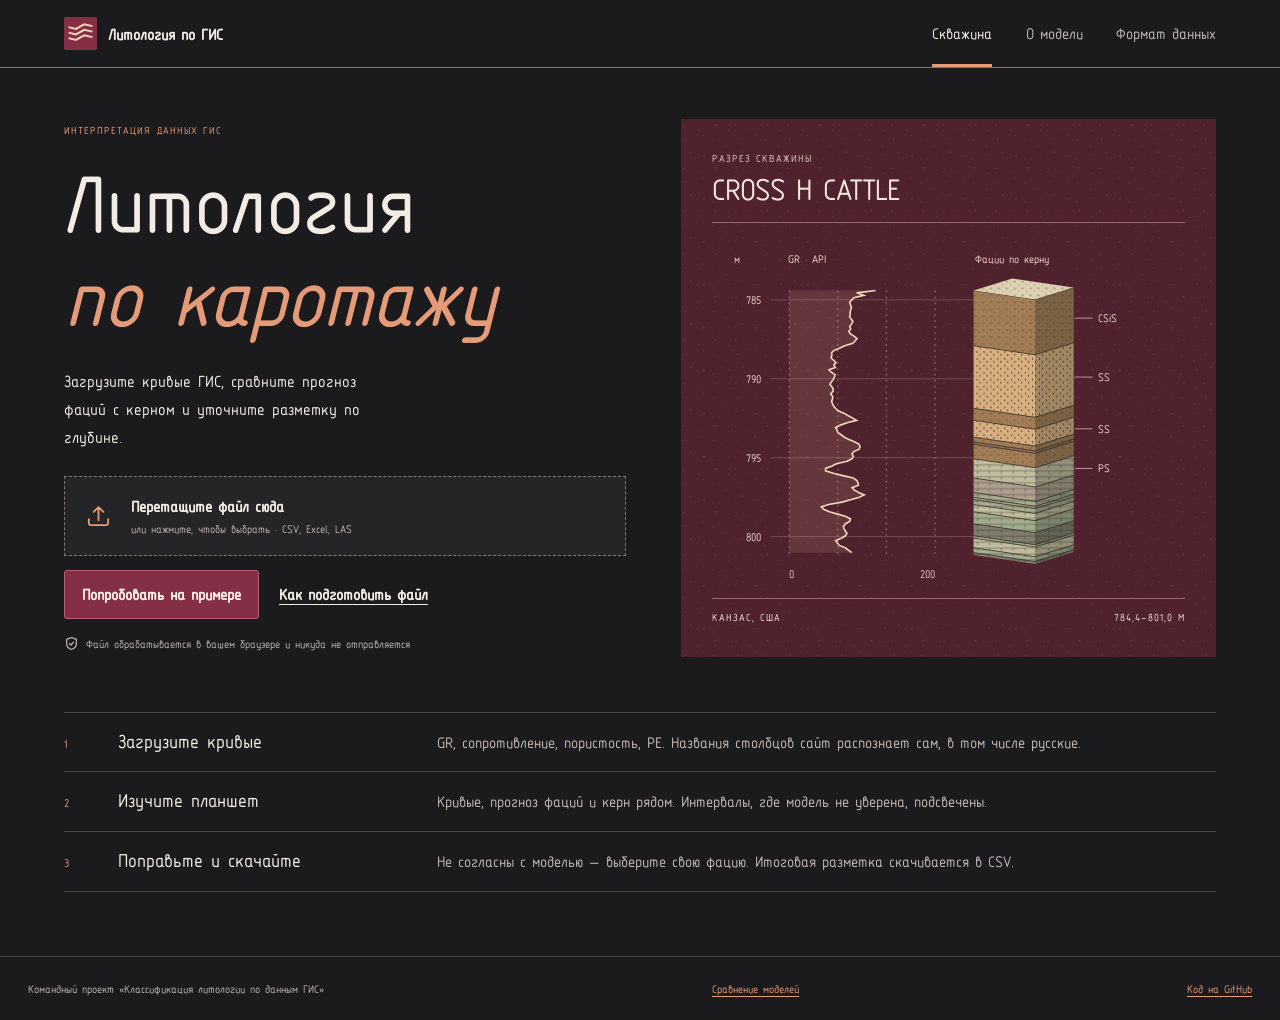
<file: docs/index.html>
<!doctype html>
<html lang="ru">
<head>
  <meta charset="utf-8">
  <meta name="viewport" content="width=device-width, initial-scale=1">
  <title>Литология по ГИС — фации скважины за секунды</title>
  <meta name="description" content="Загрузите каротаж скважины и получите планшет с прогнозом фаций, уверенностью модели и сомнительными интервалами. Данные обрабатываются в браузере.">
  <meta name="theme-color" content="#1b1b1d">
  <link rel="icon" href="assets/mark.svg" type="image/svg+xml">
  <link rel="preload" href="assets/fonts/OpenGOSTtypeB-Regular.ttf" as="font" type="font/ttf" crossorigin>
  <link rel="stylesheet" href="css/style.css?v=study1">
</head>
<body>
  <header class="nav">
    <a class="brand" href="./" aria-label="Литология по ГИС — на главную">
      <img src="assets/mark.svg" alt="" width="33" height="33">
      <span>Литология по ГИС</span>
    </a>
    <nav class="tabs" aria-label="Разделы">
      <button class="tab active" aria-current="page" data-view="analysis">Скважина</button>
      <button class="tab" data-view="model">О модели</button>
      <button class="tab" data-view="format">Формат данных</button>
    </nav>
  </header>

  <main>
    <!-- ================= СКВАЖИНА ================= -->
    <section class="view active" id="view-analysis">

      <div id="landing">

        <div class="hero">
          <p class="eyebrow">Интерпретация данных ГИС</p>
          <h1>Литология<br><em>по каротажу</em></h1>
          <p class="lead">Загрузите кривые ГИС, сравните прогноз фаций с керном и уточните разметку по глубине.</p>

          <div class="dropzone" id="dropzone" tabindex="0" role="button" aria-label="Загрузить файл скважины">
            <svg class="drop-icon" viewBox="0 0 48 48" width="44" height="44" aria-hidden="true">
              <path d="M24 32V10m0 0-8 8m8-8 8 8" fill="none" stroke="currentColor" stroke-width="3" stroke-linecap="round" stroke-linejoin="round"/>
              <path d="M8 30v6a4 4 0 0 0 4 4h24a4 4 0 0 0 4-4v-6" fill="none" stroke="currentColor" stroke-width="3" stroke-linecap="round"/>
            </svg>
            <div class="drop-title">Перетащите файл сюда</div>
            <div class="drop-sub">или нажмите, чтобы выбрать · CSV, Excel, LAS</div>
          </div>

          <div class="hero-actions">
            <button class="btn primary" id="try-example">Попробовать на примере</button>
            <button class="btn ghost" data-goto="format">Как подготовить файл</button>
          </div>
          <p class="privacy">
            <svg viewBox="0 0 20 20" width="15" height="15" aria-hidden="true"><path d="M10 2 3.5 4.5v5c0 4 2.7 7.2 6.5 8.5 3.8-1.3 6.5-4.5 6.5-8.5v-5L10 2Z" fill="none" stroke="currentColor" stroke-width="1.6" stroke-linejoin="round"/><path d="m7.3 10 2 2 3.5-3.8" fill="none" stroke="currentColor" stroke-width="1.6" stroke-linecap="round" stroke-linejoin="round"/></svg>
            Файл обрабатывается в вашем браузере и никуда не отправляется
          </p>
        </div>

        <figure class="plate">
          <figcaption><span>Разрез скважины</span><strong>CROSS H CATTLE</strong></figcaption>
          <svg xmlns="http://www.w3.org/2000/svg" viewBox="0 0 478 360" fill="none" role="img" aria-labelledby="section-title" font-size="13"><title id="section-title">Гамма-каротаж и колонка фаций по керну на глубинах от 784,4 до 801 метра</title><defs><pattern id="ticks" width="8" height="7" patternUnits="userSpaceOnUse"><path d="M0 1h3m2 3h1" stroke="#3a392a" opacity=".57" stroke-width=".8"/></pattern><pattern id="grains" width="7" height="7" patternUnits="userSpaceOnUse"><path d="M1 2h1m2 3h1" stroke="#382b22" stroke-width="1.4"/></pattern><pattern id="beds" width="12" height="6" patternUnits="userSpaceOnUse"><path d="M0 1h12M4 1v3" stroke="#343728" opacity=".56" stroke-width=".8"/></pattern></defs>
<path d="M78 59v267" stroke="#9b727c" stroke-dasharray="2 4"/>
<path d="M127 59v267" stroke="#9b727c" stroke-dasharray="2 4"/>
<path d="M176 59v267" stroke="#9b727c" stroke-dasharray="2 4"/>
<path d="M225 59v267" stroke="#9b727c" stroke-dasharray="2 4"/>
<path d="M59 68.5H366" stroke="#89606b" stroke-width=".65"/><text x="49" y="72.5" fill="#edd7ca" text-anchor="end">785</text>
<path d="M59 148.1H366" stroke="#89606b" stroke-width=".65"/><text x="49" y="152.1" fill="#edd7ca" text-anchor="end">790</text>
<path d="M59 227.8H366" stroke="#89606b" stroke-width=".65"/><text x="49" y="231.8" fill="#edd7ca" text-anchor="end">795</text>
<path d="M59 307.4H366" stroke="#89606b" stroke-width=".65"/><text x="49" y="311.4" fill="#edd7ca" text-anchor="end">800</text>
<g fill="#edd7ca"><text x="22" y="31">м</text><text x="77" y="31">GR · API</text><text x="265" y="31">Фации по керну</text></g>
<path d="M165.1,59.0 L146.0,61.4 L153.1,63.9 L143.3,66.3 L140.8,68.7 L138.9,71.1 L139.9,73.6 L140.7,76.0 L140.0,78.4 L139.4,80.8 L139.5,83.3 L138.8,85.7 L140.7,88.1 L142.2,90.6 L140.8,93.0 L138.9,95.4 L140.0,97.8 L138.1,100.3 L139.4,102.7 L143.2,105.1 L146.4,107.5 L144.3,110.0 L142.1,112.4 L133.9,114.8 L128.6,117.3 L122.8,119.7 L120.7,122.1 L121.0,124.5 L120.1,127.0 L122.7,129.4 L125.1,131.8 L123.0,134.2 L124.4,136.7 L118.0,139.1 L120.4,141.5 L124.1,144.0 L123.5,146.4 L122.4,148.8 L120.6,151.2 L119.0,153.7 L120.9,156.1 L122.3,158.5 L122.2,160.9 L119.6,163.4 L121.7,165.8 L121.8,168.2 L120.7,170.7 L121.5,173.1 L122.5,175.5 L124.6,177.9 L127.2,180.4 L133.1,182.8 L137.1,185.2 L141.7,187.6 L145.9,190.1 L136.3,192.5 L129.6,194.9 L124.7,197.4 L126.2,199.8 L126.9,202.2 L130.3,204.6 L133.6,207.1 L138.2,209.5 L144.2,211.9 L148.5,214.3 L149.4,216.8 L148.5,219.2 L143.1,221.6 L141.2,224.1 L142.7,226.5 L141.1,228.9 L136.4,231.3 L125.5,233.8 L121.2,236.2 L114.6,238.6 L114.6,241.0 L122.4,243.5 L132.1,245.9 L142.6,248.3 L146.2,250.8 L147.4,253.2 L147.8,255.6 L141.3,258.0 L143.7,260.5 L147.9,262.9 L153.6,265.3 L148.7,267.7 L139.8,270.2 L131.2,272.6 L117.6,275.0 L110.4,277.5 L112.7,279.9 L118.4,282.3 L126.8,284.7 L135.1,287.2 L139.8,289.6 L138.9,292.0 L134.8,294.4 L132.7,296.9 L133.1,299.3 L134.6,301.7 L136.2,304.2 L134.6,306.6 L130.6,309.0 L124.8,311.4 L126.6,313.9 L128.5,316.3 L134.5,318.7 L137.6,321.1 L141.1,323.6 H78 V59Z" fill="#e8b59b" opacity=".14"/><path d="M165.1,59.0 L146.0,61.4 L153.1,63.9 L143.3,66.3 L140.8,68.7 L138.9,71.1 L139.9,73.6 L140.7,76.0 L140.0,78.4 L139.4,80.8 L139.5,83.3 L138.8,85.7 L140.7,88.1 L142.2,90.6 L140.8,93.0 L138.9,95.4 L140.0,97.8 L138.1,100.3 L139.4,102.7 L143.2,105.1 L146.4,107.5 L144.3,110.0 L142.1,112.4 L133.9,114.8 L128.6,117.3 L122.8,119.7 L120.7,122.1 L121.0,124.5 L120.1,127.0 L122.7,129.4 L125.1,131.8 L123.0,134.2 L124.4,136.7 L118.0,139.1 L120.4,141.5 L124.1,144.0 L123.5,146.4 L122.4,148.8 L120.6,151.2 L119.0,153.7 L120.9,156.1 L122.3,158.5 L122.2,160.9 L119.6,163.4 L121.7,165.8 L121.8,168.2 L120.7,170.7 L121.5,173.1 L122.5,175.5 L124.6,177.9 L127.2,180.4 L133.1,182.8 L137.1,185.2 L141.7,187.6 L145.9,190.1 L136.3,192.5 L129.6,194.9 L124.7,197.4 L126.2,199.8 L126.9,202.2 L130.3,204.6 L133.6,207.1 L138.2,209.5 L144.2,211.9 L148.5,214.3 L149.4,216.8 L148.5,219.2 L143.1,221.6 L141.2,224.1 L142.7,226.5 L141.1,228.9 L136.4,231.3 L125.5,233.8 L121.2,236.2 L114.6,238.6 L114.6,241.0 L122.4,243.5 L132.1,245.9 L142.6,248.3 L146.2,250.8 L147.4,253.2 L147.8,255.6 L141.3,258.0 L143.7,260.5 L147.9,262.9 L153.6,265.3 L148.7,267.7 L139.8,270.2 L131.2,272.6 L117.6,275.0 L110.4,277.5 L112.7,279.9 L118.4,282.3 L126.8,284.7 L135.1,287.2 L139.8,289.6 L138.9,292.0 L134.8,294.4 L132.7,296.9 L133.1,299.3 L134.6,301.7 L136.2,304.2 L134.6,306.6 L130.6,309.0 L124.8,311.4 L126.6,313.9 L128.5,316.3 L134.5,318.7 L137.6,321.1 L141.1,323.6" stroke="#f2d7bb" stroke-width="1.65"/>
<path d="M264 59.00l62 9 39 -12v55.83l-39 12 -62 -9Z" fill="#a17c55"/><path d="M264 59.00l62 9 39 -12v55.83l-39 12 -62 -9Z" fill="url(#ticks)"/><path d="M264 59.00l62 9 39 -12" stroke="#3b382a" stroke-width=".8"/>
<path d="M366 86.9h18" stroke="#b79896"/><text x="390" y="90.9" fill="#f0decf">CSiS</text>
<path d="M264 114.83l62 9 39 -12v63.11l-39 12 -62 -9Z" fill="#d7ae80"/><path d="M264 114.83l62 9 39 -12v63.11l-39 12 -62 -9Z" fill="url(#grains)"/><path d="M264 114.83l62 9 39 -12" stroke="#3b382a" stroke-width=".8"/>
<path d="M366 146.4h18" stroke="#b79896"/><text x="390" y="150.4" fill="#f0decf">SS</text>
<path d="M264 177.94l62 9 39 -12v12.14l-39 12 -62 -9Z" fill="#a17c55"/><path d="M264 177.94l62 9 39 -12v12.14l-39 12 -62 -9Z" fill="url(#ticks)"/><path d="M264 177.94l62 9 39 -12" stroke="#3b382a" stroke-width=".8"/>
<path d="M264 190.07l62 9 39 -12v16.99l-39 12 -62 -9Z" fill="#d7ae80"/><path d="M264 190.07l62 9 39 -12v16.99l-39 12 -62 -9Z" fill="url(#grains)"/><path d="M264 190.07l62 9 39 -12" stroke="#3b382a" stroke-width=".8"/>
<path d="M366 198.6h18" stroke="#b79896"/><text x="390" y="202.6" fill="#f0decf">SS</text>
<path d="M264 207.06l62 9 39 -12v4.85l-39 12 -62 -9Z" fill="#a17c55"/><path d="M264 207.06l62 9 39 -12v4.85l-39 12 -62 -9Z" fill="url(#ticks)"/><path d="M264 207.06l62 9 39 -12" stroke="#3b382a" stroke-width=".8"/>
<path d="M264 211.92l62 9 39 -12v2.43l-39 12 -62 -9Z" fill="#967058"/><path d="M264 211.92l62 9 39 -12v2.43l-39 12 -62 -9Z" fill="url(#ticks)"/><path d="M264 211.92l62 9 39 -12" stroke="#3b382a" stroke-width=".8"/>
<path d="M264 214.35l62 9 39 -12v14.56l-39 12 -62 -9Z" fill="#a17c55"/><path d="M264 214.35l62 9 39 -12v14.56l-39 12 -62 -9Z" fill="url(#ticks)"/><path d="M264 214.35l62 9 39 -12" stroke="#3b382a" stroke-width=".8"/>
<path d="M264 228.91l62 9 39 -12v19.42l-39 12 -62 -9Z" fill="#c2bda0"/><path d="M264 228.91l62 9 39 -12v19.42l-39 12 -62 -9Z" fill="url(#beds)"/><path d="M264 228.91l62 9 39 -12" stroke="#3b382a" stroke-width=".8"/>
<path d="M366 238.6h18" stroke="#b79896"/><text x="390" y="242.6" fill="#f0decf">PS</text>
<path d="M264 248.33l62 9 39 -12v14.56l-39 12 -62 -9Z" fill="#aea090"/><path d="M264 248.33l62 9 39 -12v14.56l-39 12 -62 -9Z" fill="url(#beds)"/><path d="M264 248.33l62 9 39 -12" stroke="#3b382a" stroke-width=".8"/>
<path d="M264 262.89l62 9 39 -12v4.85l-39 12 -62 -9Z" fill="#a4ac90"/><path d="M264 262.89l62 9 39 -12v4.85l-39 12 -62 -9Z" fill="url(#beds)"/><path d="M264 262.89l62 9 39 -12" stroke="#3b382a" stroke-width=".8"/>
<path d="M264 267.75l62 9 39 -12v2.43l-39 12 -62 -9Z" fill="#aea090"/><path d="M264 267.75l62 9 39 -12v2.43l-39 12 -62 -9Z" fill="url(#beds)"/><path d="M264 267.75l62 9 39 -12" stroke="#3b382a" stroke-width=".8"/>
<path d="M264 270.17l62 9 39 -12v4.85l-39 12 -62 -9Z" fill="#a4ac90"/><path d="M264 270.17l62 9 39 -12v4.85l-39 12 -62 -9Z" fill="url(#beds)"/><path d="M264 270.17l62 9 39 -12" stroke="#3b382a" stroke-width=".8"/>
<path d="M264 275.03l62 9 39 -12v7.28l-39 12 -62 -9Z" fill="#c2bda0"/><path d="M264 275.03l62 9 39 -12v7.28l-39 12 -62 -9Z" fill="url(#beds)"/><path d="M264 275.03l62 9 39 -12" stroke="#3b382a" stroke-width=".8"/>
<path d="M264 282.31l62 9 39 -12v12.14l-39 12 -62 -9Z" fill="#a4ac90"/><path d="M264 282.31l62 9 39 -12v12.14l-39 12 -62 -9Z" fill="url(#beds)"/><path d="M264 282.31l62 9 39 -12" stroke="#3b382a" stroke-width=".8"/>
<path d="M264 294.45l62 9 39 -12v12.14l-39 12 -62 -9Z" fill="#807e6d"/><path d="M264 294.45l62 9 39 -12v12.14l-39 12 -62 -9Z" fill="url(#beds)"/><path d="M264 294.45l62 9 39 -12" stroke="#3b382a" stroke-width=".8"/>
<path d="M264 306.58l62 9 39 -12v2.43l-39 12 -62 -9Z" fill="#a4ac90"/><path d="M264 306.58l62 9 39 -12v2.43l-39 12 -62 -9Z" fill="url(#beds)"/><path d="M264 306.58l62 9 39 -12" stroke="#3b382a" stroke-width=".8"/>
<path d="M264 309.01l62 9 39 -12v9.71l-39 12 -62 -9Z" fill="#c2bda0"/><path d="M264 309.01l62 9 39 -12v9.71l-39 12 -62 -9Z" fill="url(#beds)"/><path d="M264 309.01l62 9 39 -12" stroke="#3b382a" stroke-width=".8"/>
<path d="M264 318.72l62 9 39 -12v4.85l-39 12 -62 -9Z" fill="#a4ac90"/><path d="M264 318.72l62 9 39 -12v4.85l-39 12 -62 -9Z" fill="url(#beds)"/><path d="M264 318.72l62 9 39 -12" stroke="#3b382a" stroke-width=".8"/>
<path d="M264 323.57l62 9 39 -12v2.43l-39 12 -62 -9Z" fill="#807e6d"/><path d="M264 323.57l62 9 39 -12v2.43l-39 12 -62 -9Z" fill="url(#beds)"/><path d="M264 323.57l62 9 39 -12" stroke="#3b382a" stroke-width=".8"/>
<path d="M264 59l39 -12 62 9 -39 12Z" fill="#ddd0b3"/><path d="M264 59l39 -12 62 9 -39 12Z" fill="url(#ticks)"/><path d="M326 68l39 -12v267l-39 12Z" fill="#20261d" opacity=".3"/>
<g fill="#dfc2ba"><text x="78" y="349">0</text><text x="225" y="349" text-anchor="end">200</text></g></svg>
          <div class="plate-foot"><span>Канзас, США</span><span>784,4–801,0 м</span></div>
        </figure>

        <ol class="steps">
          <li><span>1</span><h3>Загрузите кривые</h3><p>GR, сопротивление, пористость, PE. Названия столбцов сайт распознает сам, в том числе русские.</p></li>
          <li><span>2</span><h3>Изучите планшет</h3><p>Кривые, прогноз фаций и керн рядом. Интервалы, где модель не уверена, подсвечены.</p></li>
          <li><span>3</span><h3>Поправьте и скачайте</h3><p>Не согласны с моделью — выберите свою фацию. Итоговая разметка скачивается в CSV.</p></li>
        </ol>
      </div>

      <div id="workspace" hidden>
        <div class="ws-head">
          <div>
            <div class="ws-source" id="source"></div>
            <div class="chips" id="wells" role="tablist" aria-label="Скважины"></div>
          </div>
          <div class="ws-actions">
            <button class="btn ghost small" id="open-mapping">Столбцы и единицы</button>
            <button class="btn ghost small" id="new-file">Другой файл</button>
          </div>
        </div>
        <div id="notes"></div>

        <div class="metrics" id="metrics"></div>

        <div class="ws-grid">
          <div class="panel plot-panel">
            <div class="toolbar">
              <label class="slider">
                <span>Порог уверенности <output id="threshold-out">50%</output></span>
                <input type="range" id="threshold" min="0.3" max="0.9" step="0.01" value="0.5">
              </label>
              <span class="toolbar-hint"><i class="swatch-doubt"></i>ниже порога — сомнительно</span>
              <button aria-label="Как читать планшет" class="help-btn" id="open-guide" type="button"><b>?</b><span>Как читать планшет</span></button>
              <div class="zoom" role="group" aria-label="Масштаб по глубине">
                <button class="icon-btn" id="zoom-out" aria-label="Мельче">−</button>
                <span>масштаб</span>
                <button class="icon-btn" id="zoom-in" aria-label="Крупнее">+</button>
              </div>
            </div>
            <div class="plot" id="plot"></div>
          </div>

          <aside class="side">
            <div class="panel">
              <h3>Состав разреза</h3>
              <p class="muted small">Доля каждой фации в прогнозе</p>
              <ul class="composition" id="composition"></ul>
            </div>
          </aside>
        </div>

        <section class="panel" id="intervals-panel">
          <div class="panel-head">
            <div>
              <h2>Интервалы</h2>
              <p class="muted">Подряд идущие точки замера с одной фацией объединены в интервал. Красная метка слева — средняя уверенность модели по интервалу ниже порога. Нажмите на строку, чтобы найти интервал на планшете; не согласны с моделью — выберите фацию в столбце «Решение геолога».</p>
            </div>
            <div class="panel-actions">
              <button class="btn primary small" id="download-depth">Скачать результат</button>
              <button class="btn ghost small" id="download-intervals">Скачать интервалы</button>
            </div>
          </div>
          <div class="chips" id="interval-filter"></div>
          <div class="table-wrap">
            <table class="intervals">
              <thead><tr><th id="th-top">Кровля</th><th id="th-bottom">Подошва</th><th>Мощность</th><th>Прогноз</th><th>Средняя уверенность</th><th>Решение геолога</th></tr></thead>
              <tbody id="intervals"></tbody>
            </table>
          </div>
        </section>

        <section class="panel" id="compare-panel" hidden>
          <div class="panel-head"><div>
            <h2>Сравнение с керном</h2>
            <p class="muted">Строки — фация по керну, столбцы — прогноз. В клетке — число точек замера; чем она ярче, тем больше доля от всех точек этой фации. Диагональ — совпадения.</p>
          </div></div>
          <div class="matrix" id="compare-matrix"></div>
        </section>
      </div>
    </section>

    <!-- ================= О МОДЕЛИ ================= -->
    <section class="view" id="view-model">
      <div class="page-head">
        <p class="eyebrow">О модели</p>
        <h1>Насколько ей можно доверять</h1>
        <p class="lead" id="model-lead"></p>
        <div class="model-links">
          <a href="research/">Сравнение пяти моделей и разбор песчаника</a>
          <a href="https://github.com/xarebovdavid/well-log-facies-web/blob/main/research/README.md">Отчёт по скважинам и фациям</a>
        </div>
      </div>
      <div class="metrics" id="model-metrics"></div>
      <div class="two-col">
        <section class="panel">
          <h2>Какие фации модель путает</h2>
          <p class="muted">Проверка на скважинах, которых модель не видела. Строки — керн, столбцы — прогноз, в клетке — число точек замера.</p>
          <div class="matrix" id="model-matrix"></div>
        </section>
        <section class="panel">
          <h2>Какие кривые важнее</h2>
          <p class="muted">Вклад каждой кривой в решение модели.</p>
          <ul class="bars" id="model-importance"></ul>
        </section>
      </div>
      <section class="panel">
        <h2>Как хорошо находится каждая фация</h2>
        <p class="muted">Доля точек замера каждой фации, которые модель определила верно (на проверочных скважинах).</p>
        <ul class="bars recall" id="model-recall"></ul>
      </section>
      <section class="panel">
        <h2>Можно ли верить уверенности модели</h2>
        <p class="muted" id="calibration-lead"></p>
        <div class="calibration" id="calibration"></div>
      </section>
      <section class="panel prose">
        <h2>Как это устроено</h2>
        <p>Модель — градиентный бустинг <b>CatBoost</b> (500 деревьев глубины 4). Она обучена на размеченных по керну скважинах месторождения Hugoton–Panoma (Канзас) и для каждой глубины оценивает вероятность девяти фаций. Глубины в этом датасете записаны в футах, шаг замера — полфута. На планшете и в выгрузке глубина приведена к метрам (шаг 0,1524 м).</p>
        <p>Мы разделили скважины <b>целиком</b>. Все замеры одной скважины попадают в одну группу. Две проверочные скважины уже использовались в предыдущих опытах команды.</p>
        <p>Расчёт идёт прямо в браузере: деревья модели выгружены в файл, а результат сверен с исходной моделью на Python на всех точках замера датасета.</p>
      </section>
    </section>

    <!-- ================= ФОРМАТ ДАННЫХ ================= -->
    <section class="view" id="view-format">
      <div class="page-head">
        <p class="eyebrow">Формат данных</p>
        <h1>Как подготовить файл</h1>
        <p class="lead">Таблица, где одна строка — одна глубина. Подойдут CSV, Excel и LAS. Названия столбцов могут отличаться: сайт узнает их сам, а если не узнает — предложит выбрать.</p>
      </div>
      <section class="panel format-groups" id="format-fields"></section>
      <div class="two-col">
        <section class="panel prose">
          <h2>Про сам файл</h2>
          <ul>
            <li>В одном файле может быть несколько скважин — тогда нужен столбец с названием скважины.</li>
            <li>CSV с разделителем <code>;</code> и десятичной запятой читается как есть, в кодировках UTF-8 и Windows-1251.</li>
            <li>Строки, где в кривых есть пропуски, в расчёт не попадают — сайт сообщит, сколько их.</li>
          </ul>
        </section>
        <section class="panel prose">
          <h2>Шаблон</h2>
          <p>Скачайте пример правильно оформленного файла и замените значения своими.</p>
          <a class="btn primary" href="data/template.csv" download="шаблон_скважины.csv">Скачать шаблон CSV</a>
        </section>
      </div>
    </section>
  </main>

  <footer class="footer">
    <span>Командный проект «Классификация литологии по данным ГИС»</span>
    <a href="research/">Сравнение моделей</a>
    <a href="https://github.com/xarebovdavid/well-log-facies-web" target="_blank" rel="noopener">Код на GitHub</a>
  </footer>

  <!-- Сопоставление столбцов -->
  <dialog id="mapping">
    <form method="dialog" class="dialog">
      <h2>Столбцы и единицы</h2>
      <p class="muted" id="mapping-status"></p>
      <div class="mapping-grid" id="mapping-fields"></div>
      <label class="check"><input type="checkbox" id="mapping-log"> Сопротивление дано в Ом·м — взять log₁₀</label>
      <label class="check">Глубина записана в
        <select id="mapping-unit"><option value="м">метрах</option><option value="фут">футах</option></select>
      </label>
      <div class="dialog-actions">
        <button class="btn ghost" value="cancel">Отмена</button>
        <button class="btn primary" id="mapping-apply" value="apply">Применить</button>
      </div>
    </form>
  </dialog>

  <!-- Как читать планшет -->
  <dialog id="guide">
    <form method="dialog" class="dialog">
      <h2>Как читать планшет</h2>
      <dl class="guide">
        <div><dt>Уверенность модели</dt>
          <dd>Это не каротажная кривая, а результат расчёта. Для каждой точки замера модель оценивает вероятность всех девяти фаций и выбирает самую вероятную. Уверенность — вероятность, которую она дала выбранной фации. На планшете это оранжевый трек справа от кривых.</dd></div>
        <div><dt>Порог уверенности</dt>
          <dd>Граница, которую вы задаёте ползунком. Всё, что ниже неё, считается сомнительным. Изначально стоит 50%: ниже этого значения модель сама даёт своему ответу меньше половины. <span id="guide-threshold"></span></dd></div>
        <div><dt>Сомнительные точки и интервалы</dt>
          <dd>Точка замера сомнительна, если уверенность в ней ниже порога, — на планшете такие места подсвечены красным. Интервал в таблице сомнителен, если ниже порога средняя уверенность по его точкам.</dd></div>
        <div><dt>Средняя уверенность</dt>
          <dd>Среднее значение уверенности по всем точкам замера скважины. Если оно низкое, стоит проверить данные: возможно, разрез не похож на скважины, на которых модель училась.</dd></div>
        <div><dt>Чему уверенность не равна</dt>
          <dd>Это не вероятность того, что прогноз верен. <span id="guide-caveat"></span> Порог помогает найти места с грубыми ошибками, но не гарантирует, что остальное определено правильно.</dd></div>
        <div><dt>Пунктир на треке пористости</dt>
          <dd>На треке две кривые. Сплошная — PHIND, средняя нейтронно-плотностная пористость. Пунктир — ΔPHI, разница нейтронной и плотностной пористости.</dd></div>
        <div><dt>Колонки справа</dt>
          <dd>«Прогноз» — фации по модели. «Керн» — фации из вашего файла, если они в нём есть. «Итог» появляется после ваших правок в таблице интервалов.</dd></div>
      </dl>
      <div class="dialog-actions"><button class="btn primary">Понятно</button></div>
    </form>
  </dialog>

  <div class="drag-veil" id="drag-veil" aria-hidden="true"><div>Отпустите файл, чтобы загрузить</div></div>
  <div class="tip" id="tip" role="status" aria-live="off"></div>
  <div class="toasts" id="toasts" aria-live="polite"></div>
  <div class="loader" role="status"><i></i>Загружаю модель и данные…</div>
  <input type="file" id="file" accept=".csv,.txt,.xlsx,.xls,.las" hidden>

  <script type="module" src="js/app.js?v=study1"></script>
</body>
</html>
</file>
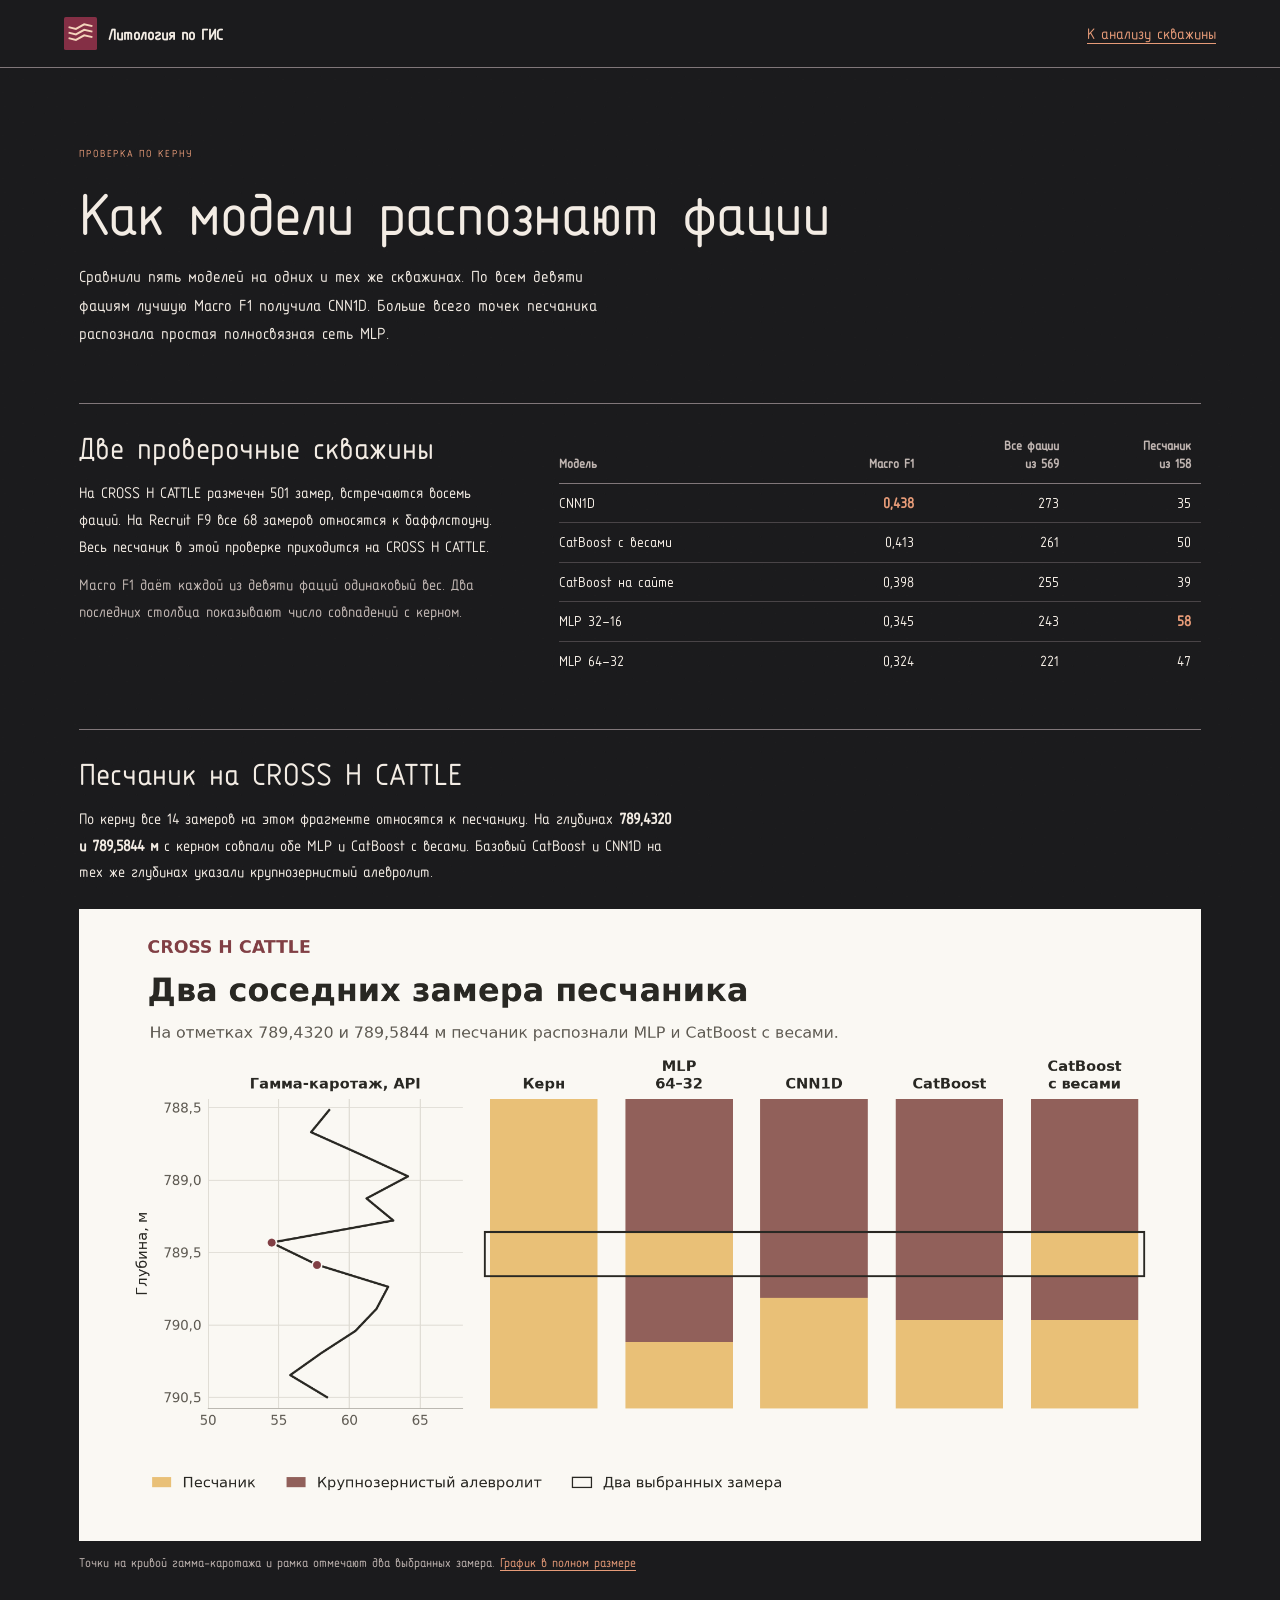
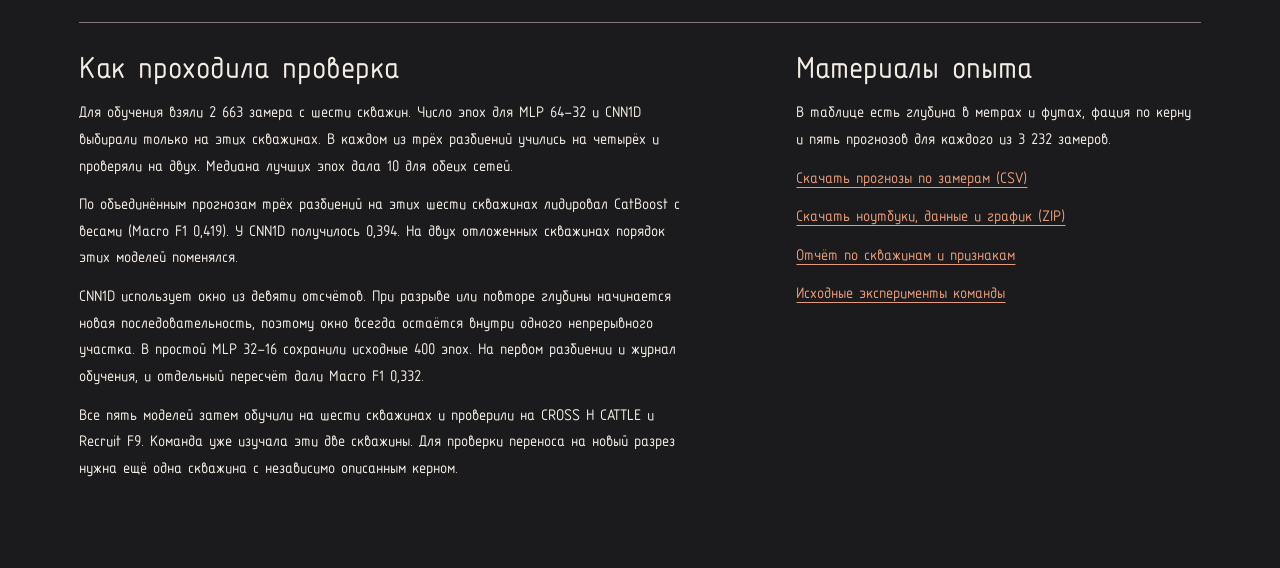
<file: docs/research/index.html>
<!doctype html>
<html lang="ru">
<head>
  <meta charset="utf-8">
  <meta name="viewport" content="width=device-width, initial-scale=1">
  <meta name="theme-color" content="#1b1b1d">
  <meta name="description" content="Как пять моделей определяют фации на двух скважинах. Результаты по керну, разбор песчаника по глубине и прогнозы для каждого замера.">
  <title>Сравнение моделей по керну · Литология по ГИС</title>
  <link rel="icon" href="../assets/mark.svg" type="image/svg+xml">
  <link rel="preload" href="../assets/fonts/OpenGOSTtypeB-Regular.ttf" as="font" type="font/ttf" crossorigin>
  <link rel="stylesheet" href="../css/style.css?v=study1">
</head>
<body>
  <header class="nav">
    <a class="brand" href="../" aria-label="Литология по ГИС, на главную">
      <img src="../assets/mark.svg" alt="" width="33" height="33">
      <span>Литология по ГИС</span>
    </a>
    <a href="../">К анализу скважины</a>
  </header>
  <main class="study">
    <header class="page-head">
      <p class="eyebrow">Проверка по керну</p>
      <h1>Как модели распознают фации</h1>
      <p class="lead">Сравнили пять моделей на одних и тех же скважинах. По всем девяти фациям лучшую Macro F1 получила CNN1D. Больше всего точек песчаника распознала простая полносвязная сеть MLP.</p>
    </header>

    <section class="panel study-result" aria-labelledby="results">
      <div class="prose">
        <h2 id="results">Две проверочные скважины</h2>
        <p>На CROSS H CATTLE размечен 501 замер, встречаются восемь фаций. На Recruit F9 все 68 замеров относятся к баффлстоуну. Весь песчаник в этой проверке приходится на CROSS H CATTLE.</p>
        <p class="muted">Macro F1 даёт каждой из девяти фаций одинаковый вес. Два последних столбца показывают число совпадений с керном.</p>
      </div>
      <table class="study-table" aria-label="Результаты пяти моделей на 569 замерах двух проверочных скважин">
        <thead><tr><th scope="col">Модель</th><th scope="col">Macro F1</th><th scope="col">Все фации<br>из 569</th><th scope="col">Песчаник<br>из 158</th></tr></thead>
        <tbody>
          <tr><th scope="row">CNN1D</th><td><strong>0,438</strong></td><td>273</td><td>35</td></tr>
          <tr><th scope="row">CatBoost с весами</th><td>0,413</td><td>261</td><td>50</td></tr>
          <tr><th scope="row">CatBoost на сайте</th><td>0,398</td><td>255</td><td>39</td></tr>
          <tr><th scope="row">MLP 32–16</th><td>0,345</td><td>243</td><td><strong>58</strong></td></tr>
          <tr><th scope="row">MLP 64–32</th><td>0,324</td><td>221</td><td>47</td></tr>
        </tbody>
      </table>
    </section>

    <section class="panel prose study-case" aria-labelledby="sandstone">
      <h2 id="sandstone">Песчаник на CROSS H CATTLE</h2>
      <p>По керну все 14 замеров на этом фрагменте относятся к песчанику. На глубинах <strong>789,4320 и 789,5844 м</strong> с керном совпали обе MLP и CatBoost с весами. Базовый CatBoost и CNN1D на тех же глубинах указали крупнозернистый алевролит.</p>
      <figure>
        <a href="sandstone.png" aria-label="Открыть график CROSS H CATTLE в полном размере">
          <img src="sandstone.png" width="2006" height="1130" loading="lazy" alt="Слева гамма-каротаж по глубине, справа керн и четыре прогноза. В рамке на двух соседних глубинах MLP 64–32 и CatBoost с весами совпадают с керном.">
        </a>
        <figcaption>Точки на кривой гамма-каротажа и рамка отмечают два выбранных замера. <a href="sandstone.png">График в полном размере</a></figcaption>
      </figure>
    </section>

    <section class="panel study-method" aria-labelledby="protocol">
      <div class="prose">
        <h2 id="protocol">Как проходила проверка</h2>
        <p>Для обучения взяли 2 663 замера с шести скважин. Число эпох для MLP 64–32 и CNN1D выбирали только на этих скважинах. В каждом из трёх разбиений учились на четырёх и проверяли на двух. Медиана лучших эпох дала 10 для обеих сетей.</p>
        <p>По объединённым прогнозам трёх разбиений на этих шести скважинах лидировал CatBoost с весами (Macro F1 0,419). У CNN1D получилось 0,394. На двух отложенных скважинах порядок этих моделей поменялся.</p>
        <p>CNN1D использует окно из девяти отсчётов. При разрыве или повторе глубины начинается новая последовательность, поэтому окно всегда остаётся внутри одного непрерывного участка. В простой MLP 32–16 сохранили исходные 400 эпох. На первом разбиении и журнал обучения, и отдельный пересчёт дали Macro F1 0,332.</p>
        <p>Все пять моделей затем обучили на шести скважинах и проверили на CROSS H CATTLE и Recruit F9. Команда уже изучала эти две скважины. Для проверки переноса на новый разрез нужна ещё одна скважина с независимо описанным керном.</p>
      </div>
      <div class="prose study-files">
        <h2>Материалы опыта</h2>
        <p>В таблице есть глубина в метрах и футах, фация по керну и пять прогнозов для каждого из 3 232 замеров.</p>
        <a href="predictions.csv" download>Скачать прогнозы по замерам (CSV)</a>
        <a href="facies-study.zip" download>Скачать ноутбуки, данные и график (ZIP)</a>
        <a href="https://github.com/xarebovdavid/well-log-facies-web/blob/main/research/README.md">Отчёт по скважинам и признакам</a>
        <a href="https://github.com/denfom4/-------mlt">Исходные эксперименты команды</a>
      </div>
    </section>
  </main>
</body>
</html>
</file>
<file: docs/css/style.css>
/* OpenGOST v0.7 — https://github.com/ingenium-am/open-gost-arm/releases/tag/v0.7 */
@font-face {
  font-family: "OpenGOST";
  src: url("../assets/fonts/OpenGOSTtypeB-Regular.ttf") format("truetype");
  font-style: normal;
  font-weight: 400;
  font-display: swap;
}
:root {
  color-scheme: dark;
  --bg: #1b1b1d; --surface: #252426; --surface-2: #302d30; --surface-3: #403b3d;
  --line: #494447; --line-strong: #81777a; --text: #f3ece4; --muted: #c1b6b2;
  --accent: #e69b78; --burgundy: #842f45; --plate: #50222e;
  --good: #acc4ab; --warn: #ffa09e;
  --c-gr: #a2c79f; --c-ild: #df9e88; --c-phi: #9ac1d2; --c-dphi: #dedfbd; --c-pe: #d3b695; --c-conf: #dfa572;
  --nav-h: 68px; --toolbar-h: 60px; --radius: 3px;
  --ease: cubic-bezier(.2,.75,.25,1);
  --font: "OpenGOST", Arial, sans-serif;
}
* { box-sizing: border-box; }
html { scroll-padding-top: calc(var(--nav-h) + 12px); }
body { margin: 0; color: var(--text); background: var(--bg); font: 400 18px/1.48 var(--font); min-height: 100vh; display: flex; flex-direction: column; }
body.busy { cursor: progress; }
body::before { content: ""; position: fixed; inset: 0; z-index: -1; pointer-events: none; background: url("../assets/paper.svg"); opacity: .11; }
main { width: min(100%, 1432px); margin: 0 auto; padding: 0 clamp(20px,5vw,80px) 64px; flex: 1; }
h1,h2,h3,p { margin: 0; }
h1,h2 { font-family: var(--font); font-weight: 400; }
h1 { font-size: clamp(3.8rem,7.5vw,7.2rem); line-height: .97; letter-spacing: -.015em; }
h1 em { color: var(--accent); font-weight: 400; }
h2 { font-size: clamp(1.65rem,2.8vw,2.45rem); line-height: 1.1; letter-spacing: 0; }
h3 { font-size: 1.1rem; line-height: 1.3; }
a { color: var(--accent); text-underline-offset: .2em; }
button,select,input { font: inherit; }
[hidden] { display: none !important; }
:focus-visible { outline: 2px solid var(--accent); outline-offset: 3px; }
code,.mono { font-family: var(--font); font-variant-numeric: tabular-nums; }
code { background: var(--surface-2); padding: .1em .3em; font-size: .88em; }
.small { font-size: .85rem; }
.muted { color: var(--muted); }
.eyebrow,.plate-foot,.plate figcaption span { font: 500 .72rem/1.5 var(--font); text-transform: uppercase; letter-spacing: .09em; }
.eyebrow { color: var(--accent); }
.lead { max-width: 58ch; font-size: clamp(1rem,1.45vw,1.22rem); line-height: 1.52; }
.nav { position: sticky; top: 0; z-index: 30; min-height: var(--nav-h); display: flex; justify-content: space-between; align-items: center; padding: 0 max(5vw,calc((100vw - 1290px)/2)); border-bottom: 1px solid var(--line-strong); background: var(--bg); }
.brand { display: inline-flex; gap: .7rem; align-items: center; font: 600 1.14rem var(--font); text-decoration: none; color: var(--text); }
.tabs { display: flex; align-self: stretch; gap: clamp(12px,2.6vw,40px); }
.tab { border: 0; padding: 0; background: transparent; font-weight: 550; color: var(--muted); position: relative; cursor: pointer; }
.tab::after { content: ""; position: absolute; height: 3px; bottom: 0; left: 0; right: 0; background: var(--accent); transform: scaleX(0); transform-origin: left; transition: transform .24s var(--ease); }
.tab.active,.tab:hover { color: var(--text); }
.tab.active::after,.tab:hover::after { transform: scaleX(1); }
.btn,.icon-btn { display: inline-flex; align-items: center; justify-content: center; gap: 8px; font-weight: 600; text-decoration: none; cursor: pointer; }
.btn { padding: 12px 17px; line-height: 1.3; border-radius: 3px; border: 1px solid var(--line-strong); }
.btn.primary { background: var(--burgundy); color: #fff3e9; border-color: #b66273; }
.btn.primary:hover { background: #96384e; }
.btn.ghost,.icon-btn { background: transparent; color: var(--text); }
.btn.ghost:hover { background: var(--surface-2); }
.btn.small { font-size: .85rem; padding: 9px 13px; }
.btn:disabled { opacity: .5; cursor: default; }
.icon-btn { border: 1px solid var(--line-strong); border-radius: 2px; width: 32px; height: 32px; }
.view { display: none; }
.view.active { display: block; }
.view.entered.active { animation: fade .22s var(--ease); }
@keyframes fade { from { opacity: 0; } to { opacity: 1; } }
#landing { display: grid; grid-template-columns: minmax(0,1.05fr) minmax(0,1fr); gap: clamp(26px,4.3vw,66px); padding-top: clamp(28px,4vw,65px); align-items: center; }
.hero { min-width: 0; }
.hero h1 { margin: .17em 0 .26em; }
.hero .lead { max-width: 40ch; }
.dropzone { margin-top: 24px; display: grid; grid-template-columns: 32px 1fr; column-gap: 15px; padding: 16px 19px; border: 1px dashed var(--line-strong); background: var(--surface); cursor: pointer; }
.dropzone:hover,.dropzone:focus-visible { border-color: var(--accent); background: #332c2c; }
.drop-icon { align-self: center; grid-row: span 2; width: 29px; height: 29px; color: var(--accent); }
.drop-title { font-weight: 650; }
.drop-sub,.privacy { font-size: .82rem; color: var(--muted); }
.hero-actions,.panel-actions,.ws-actions { display: flex; flex-wrap: wrap; align-items: center; gap: 10px; }
.hero-actions { margin-top: 14px; }
.hero-actions .ghost { border-color: transparent; padding-inline: 9px; text-decoration: underline; text-underline-offset: 4px; }
.privacy { display: flex; align-items: center; gap: 7px; margin-top: 15px; }
.privacy svg { flex: none; }
.plate { margin: 0; --plate-ink: #f5e7de; background: var(--plate) url("../assets/paper.svg"); color: var(--plate-ink); padding: clamp(17px,2.4vw,35px); overflow: hidden; }
.plate figcaption { display: grid; gap: 3px; border-bottom: 1px solid #986674; padding-bottom: 12px; }
.plate figcaption span { color: #e1c9c5; }
.plate figcaption strong { font: 400 clamp(1.4rem,2.7vw,2.6rem)/1.15 var(--font); letter-spacing: -.025em; }
.plate > svg { display: block; width: 100%; height: auto; margin: 9px auto; }
@media (hover:hover) and (pointer:fine) and (prefers-reduced-motion:no-preference) {
  .plate > svg { transform: translate3d(var(--dx,0px),var(--dy,0px),0); transition: transform .42s var(--ease); }
}
.plate-foot { display: flex; justify-content: space-between; gap: 12px; border-top: 1px solid #986674; padding-top: 10px; }
.steps { grid-column: 1/-1; list-style: none; margin: 0; padding: 0; border-bottom: 1px solid var(--line); }
.steps li { display: grid; grid-template-columns: 2.4rem minmax(180px,.7fr) minmax(0,1.8fr); align-items: baseline; gap: 16px; padding: 16px 0; border-top: 1px solid var(--line); }
.steps li span { font: .83rem var(--font); color: var(--accent); }
.steps h3 { font: 400 1.4rem var(--font); }
.steps p { color: var(--muted); }
.page-head { display: grid; gap: 16px; padding: clamp(35px,6vw,82px) 0 32px; }
.page-head h1 { font-size: clamp(2.5rem,5.5vw,5.2rem); }
.model-links { display: flex; flex-wrap: wrap; gap: .55rem 1.8rem; }
.study { max-width: 1250px; }
.study .page-head { max-width: 970px; }
.study .lead { max-width: 69ch; }
.study-result,.study-method {
  display: grid; grid-template-columns: minmax(0, .9fr) minmax(0, 1.35fr);
  align-items: start; gap: clamp(24px, 4vw, 64px);
}
.study-method { grid-template-columns: minmax(0, 1.4fr) minmax(0, .85fr); }
.study .study-table { font-size: 1.05rem; font-variant-numeric: tabular-nums; }
.study-table th,.study-table td {
  padding: .55rem .65rem; line-height: 1.25; text-align: right; white-space: normal;
}
.study-table th { position: static; background: transparent; color: var(--text); letter-spacing: 0; }
.study-table thead th { color: var(--muted); font-size: .93rem; vertical-align: bottom; }
.study-table tbody th { font-size: inherit; font-weight: 400; border-bottom: 1px solid var(--line); }
.study-table tr > :first-child { text-align: left; padding-left: 0; }
.study-table tbody tr:last-child th { border: 0; }
.study-table strong { color: var(--accent); }
.study-case figure { margin: .75rem 0 0; }
.study-case figure img { display: block; width: 100%; height: auto; }
.study-case figcaption { color: var(--muted); font-size: .95rem; margin-top: .65rem; }
.study-files a { justify-self: start; }
@media (max-width: 780px) {
  .study-result,.study-method { grid-template-columns: minmax(0, 1fr); }
  .study .study-table { font-size: 1rem; }
  .study-table th,.study-table td { padding-inline: .35rem; }
}
.two-col { display: grid; grid-template-columns: 1fr 1fr; gap: 28px; }
.panel { margin-top: 24px; padding: 24px 0; border-top: 1px solid var(--line-strong); min-width: 0; }
.panel > h2 + .muted,.panel > h3 + .muted { margin-top: .6rem; }
.panel-head { display: flex; justify-content: space-between; gap: 20px; flex-wrap: wrap; align-items: flex-start; margin-bottom: 16px; }
.panel-head .muted { margin-top: 8px; max-width: 72ch; }
.prose { display: grid; gap: 12px; align-content: start; }
.prose p,.prose li { max-width: 86ch; }
.prose ul { margin: 0; padding-left: 20px; display: grid; gap: 8px; }
.prose .btn { justify-self: start; }


.ws-head { display: flex; justify-content: space-between; align-items: flex-end; gap: 16px; flex-wrap: wrap; padding: 32px 0 4px; }
.ws-actions { display: flex; gap: 8px; flex-wrap: wrap; }
.ws-source { font-size: 1.35rem; font-weight: 800; letter-spacing: -0.02em; }
.chips { display: flex; gap: 8px; flex-wrap: wrap; margin-top: 12px; }
.chip {
  display: inline-flex; align-items: center; gap: 8px; padding: 7px 14px;
  border-radius: 3px; border: 1px solid var(--line-strong);
  font: 600 0.87rem var(--font); color: var(--muted); background: rgba(255, 255, 255, 0.03); cursor: pointer;
  transition: color 0.2s, background 0.2s, border-color 0.2s, transform 0.15s;
}
.chip:hover { color: var(--text); border-color: rgba(190, 183, 181, 0.5); }
.chip:active { transform: scale(0.96); }
.chip.active { color: var(--text); border-color: #bf7e8a; background: #542a35; }
.chip small { font: 600 0.75rem var(--font); color: var(--muted); }
.note { margin-top: 10px; padding: 10px 14px; border-radius: 3px; font-size: 0.9rem; color: #CFE0FF; background: rgba(90, 169, 255, 0.1); border: 1px solid rgba(90, 169, 255, 0.24); animation: fade 0.4s var(--ease); }

.metrics { display: grid; grid-template-columns: repeat(auto-fit, minmax(180px, 1fr)); gap: 14px; margin-top: 20px; }
.metric {
  padding: 18px 20px; border-radius: var(--radius); border: 1px solid var(--line);
  background: transparent;

}
.metric-label { font-size: 0.82rem; font-weight: 600; color: var(--muted); }
.metric-value { margin-top: 4px; font: 600 1.9rem/1.15 var(--font); letter-spacing: -0.03em; font-variant-numeric: tabular-nums; }
.metric-sub { margin-top: 4px; font-size: 0.8rem; color: var(--muted); }
.metric.warn .metric-value { color: var(--warn); }
.metric.good .metric-value { color: var(--good); }

.ws-grid { display: grid; grid-template-columns: minmax(0, 1fr) 280px; gap: 20px; align-items: start; }
.side { position: sticky; top: calc(var(--nav-h) + 4px); }
.side .panel { padding: 20px; }

/* ============ Планшет ============ */
.plot-panel { padding: 0; }
.toolbar {
  position: sticky; top: var(--nav-h); z-index: 12; height: var(--toolbar-h);
  display: flex; align-items: center; gap: 22px; padding: 0 20px;
  background: rgba(17, 26, 45, 0.94); backdrop-filter: blur(12px);
  border-bottom: 1px solid var(--line); border-radius: var(--radius) var(--radius) 0 0;
}
.slider { display: flex; align-items: center; gap: 14px; font-size: 0.88rem; font-weight: 600; color: var(--muted); }
.slider > span { white-space: nowrap; }
.slider output { display: inline-block; min-width: 3.2ch; font: 600 0.92rem var(--font); color: var(--warn); }
input[type="range"] { width: 190px; height: 6px; appearance: none; -webkit-appearance: none; border-radius: 3px; background: var(--surface-3); cursor: pointer; }
input[type="range"]::-webkit-slider-thumb { -webkit-appearance: none; width: 18px; height: 18px; border-radius: 50%; border: 3px solid var(--bg); background: var(--warn); box-shadow: 0 0 0 1px var(--warn); transition: transform 0.15s; }
input[type="range"]::-webkit-slider-thumb:hover { transform: scale(1.18); }
input[type="range"]::-moz-range-thumb { width: 14px; height: 14px; border-radius: 50%; border: 3px solid var(--bg); background: var(--warn); }
.toolbar-hint { display: inline-flex; align-items: center; gap: 8px; font-size: 0.82rem; color: var(--muted); }
.swatch-doubt { width: 22px; height: 12px; border-radius: 4px; background: rgba(255, 107, 107, 0.3); border: 1px solid rgba(255, 107, 107, 0.6); }
.help-btn {
  display: inline-flex; align-items: center; gap: 8px; padding: 5px 12px 5px 6px;
  border-radius: 3px; border: 1px solid var(--line-strong);
  font: 600 0.82rem var(--font); color: var(--text); background: rgba(255, 255, 255, 0.04); cursor: pointer;
  transition: background 0.2s, border-color 0.2s;
}
.help-btn:hover { background: rgba(255, 255, 255, 0.1); border-color: var(--accent); }
.help-btn b { display: grid; place-items: center; width: 20px; height: 20px; border-radius: 50%; color: #1A1206; background: var(--accent); font-size: 0.8rem; }
.zoom { display: flex; align-items: center; gap: 8px; margin-left: auto; font-size: 0.82rem; color: var(--muted); }

.plot-head, .plot-body { display: grid; }
.plot-head {
  position: sticky; top: calc(var(--nav-h) + var(--toolbar-h)); z-index: 11;
  background: rgba(17, 26, 45, 0.96); backdrop-filter: blur(12px);
  border-bottom: 1px solid var(--line-strong);
}
.th { min-width: 0; padding: 10px 8px 8px; border-left: 1px solid var(--line); font-size: 0.8rem; font-weight: 700; }
.th-depth { border-left: 0; color: var(--muted); }
.th small { margin-left: 5px; font-weight: 500; color: var(--muted); }
.th-title { display: flex; align-items: center; gap: 5px; white-space: nowrap; overflow: hidden; text-overflow: ellipsis; }
.th-title i { flex: none; width: 14px; height: 0; border-top: 2.5px solid currentColor; border-radius: 2px; }
.th-title i.dash { border-top-style: dashed; border-top-width: 2px; border-radius: 0; }
.th-series { display: inline-flex; align-items: center; gap: 5px; margin-right: 8px; }
/* уверенность — расчёт модели, а не каротаж: трек выделен, чтобы их не путали */
.th.model, .track.model { background: rgba(230, 155, 120, 0.06); border-left-color: rgba(230, 155, 120, 0.4); }
.th.model .th-title { color: var(--accent); }
.th-scale { display: flex; justify-content: space-between; margin-top: 4px; font: 400 0.84rem var(--font); color: var(--muted); }
.th-strip { display: grid; place-items: center; padding: 6px 2px; text-align: center; font-size: 0.72rem; color: var(--muted); }

.plot-body { position: relative; cursor: crosshair; border-radius: 0 0 var(--radius) var(--radius); overflow: hidden; touch-action: pan-y; }
.plot-body > * { grid-row: 1; }
.axis { position: relative; grid-column: 1; }
.axis span { position: absolute; right: 8px; transform: translateY(-50%); font: 400 0.84rem var(--font); color: var(--muted); }
.track, .strip { position: relative; border-left: 1px solid var(--line); }
.track svg, .strip svg { position: absolute; inset: 0; width: 100%; height: 100%; display: block; }
.strip { padding: 0 5px; }
.strip svg { left: 5px; width: calc(100% - 10px); }
.grid line { stroke: rgba(190, 183, 181, 0.09); stroke-width: 1; vector-effect: non-scaling-stroke; }
.curve { fill: none; stroke-width: 1.7; stroke-linejoin: round; vector-effect: non-scaling-stroke; }
.curve.dashed { stroke-width: 1.2; stroke-dasharray: 3 3; opacity: 0.85; }
.area { opacity: 0.13; }

.plot-body.animate { animation: fade .2s ease-out; }

.bands { position: relative; pointer-events: none; }
.bands i { position: absolute; left: 0; right: 0; background: rgba(255, 107, 107, 0.13); box-shadow: inset 2px 0 0 rgba(255, 107, 107, 0.7); animation: fade 0.25s; }
.threshold-line { position: absolute; top: 0; bottom: 0; width: 0; border-left: 1.5px dashed var(--warn); opacity: 0.85;  pointer-events: none; }

.cursor { position: absolute; left: 56px; right: 0; top: 0; height: 0; border-top: 1px solid rgba(232, 237, 247, 0.55); opacity: 0; pointer-events: none; transition: opacity 0.15s; will-change: transform; }
.dot { position: absolute; width: 9px; height: 9px; margin: -4.5px 0 0 -4.5px; border-radius: 50%; box-shadow: 0 0 0 3px rgba(20, 25, 23, 0.85), 0 0 0 transparent; opacity: 0; pointer-events: none; transition: opacity 0.15s; }
.plot-body.hover .cursor, .plot-body.hover .dot { opacity: 1; }

.flash { position: absolute; left: 56px; right: 0; border-radius: 4px; pointer-events: none; background: rgba(230, 155, 120, 0.3); box-shadow: 0 0 0 1.5px var(--accent); animation: flash 1.8s var(--ease) forwards; }
@keyframes flash { 0%, 55% { opacity: 1; } 100% { opacity: 0; } }

/* всплывающая подсказка */
.tip {
  position: fixed; left: 0; top: 0; z-index: 40; width: 236px; padding: 14px;
  border-radius: 14px; border: 1px solid var(--line-strong);
  background: rgba(24, 30, 27, 0.94); backdrop-filter: blur(14px);
  box-shadow: 0 24px 50px -18px rgba(0, 0, 0, 0.9);
  opacity: 0; pointer-events: none; transition: opacity 0.15s; will-change: transform;
}
.tip.show { opacity: 1; }
.tip-depth { font: 600 1.05rem var(--font); }
.tip-facies { display: flex; align-items: baseline; gap: 7px; margin-top: 8px; font-size: 0.86rem; line-height: 1.3; }
.tip-facies i { flex: none; width: 11px; height: 11px; border-radius: 3px; transform: translateY(1px); }
.tip-conf { margin-top: 4px; font-size: 0.8rem; color: var(--muted); }
.tip-conf.low { color: var(--warn); }
.tip-bars { display: flex; align-items: flex-end; gap: 3px; height: 44px; margin-top: 10px; padding-bottom: 1px; border-bottom: 1px solid var(--line); }
.tip-bars i { flex: 1; border-radius: 3px 3px 0 0;  }
.tip-core { margin-top: 8px; font-size: 0.82rem; }
.tip-core.ok { color: var(--good); } .tip-core.miss { color: var(--warn); }
.tip-values { display: grid; grid-template-columns: auto 1fr auto 1fr; gap: 3px 10px; margin: 10px 0 0; font: 400 0.78rem var(--font); }
.tip-values dt { color: var(--muted); } .tip-values dd { margin: 0; text-align: right; }

/* состав разреза */
.composition { list-style: none; margin: 16px 0 0; padding: 0; display: grid; gap: 11px; }
.composition li { display: grid; grid-template-columns: 12px 1fr auto; align-items: center; gap: 4px 9px; font-size: 0.82rem; line-height: 1.3; transition: opacity 0.3s; }
.composition li > i { width: 12px; height: 12px; border-radius: 4px; }
.composition .absent { color: var(--muted); }
.composition .absent > i { opacity: .5; }
.comp-name { color: var(--text); } .comp-name b { color: var(--text); }
.comp-value { font: 600 0.8rem var(--font); }
.comp-bar { grid-column: 2 / 4; height: 4px; border-radius: 3px; background: var(--surface-3); overflow: hidden; }
.comp-bar i { display: block; height: 100%; border-radius: 3px;  }

/* ============ Таблицы ============ */
.table-wrap { max-height: 540px; margin-top: 16px; overflow: auto; border: 1px solid var(--line); border-radius: 3px; }
.table-wrap.plain { max-height: none; margin-top: 0; }
table { width: 100%; border-collapse: collapse; font-size: 0.9rem; }
th { position: sticky; top: 0; z-index: 1; padding: 11px 14px; text-align: left; font-size: 0.78rem; font-weight: 700; letter-spacing: 0.03em; color: var(--muted); background: var(--surface-2); border-bottom: 1px solid var(--line-strong); white-space: nowrap; }
td { padding: 9px 14px; border-bottom: 1px solid var(--line); vertical-align: middle; }
tr:last-child td { border-bottom: 0; }
.intervals tbody tr { cursor: pointer; transition: background 0.15s; }
.intervals tbody tr:hover { background: rgba(255, 255, 255, 0.045); }
.intervals tr.doubt td:first-child { box-shadow: inset 3px 0 0 var(--warn); }
.intervals tr.changed { background: rgba(230, 155, 120, 0.08); }
.intervals tr.empty td { padding: 28px; text-align: center; color: var(--muted); cursor: default; }
.facies-chip { display: inline-flex; align-items: center; gap: 6px; padding: 2px 9px 2px 7px; border-radius: 3px; font-size: 0.82rem; background: var(--surface-3); }
.facies-chip i { width: 9px; height: 9px; border-radius: 3px; }
.facies-name { color: var(--muted); font-size: 0.85rem; }
.conf { display: flex; align-items: center; gap: 10px; }
.conf-bar { width: 90px; height: 6px; border-radius: 3px; background: var(--surface-3); overflow: hidden; }
.conf-bar i { display: block; height: 100%; border-radius: 3px; background: var(--accent); }
tr.doubt .conf-bar i { background: var(--warn); }
select {
  max-width: 100%; padding: 7px 30px 7px 10px; border-radius: 9px; border: 1px solid var(--line-strong);
  font: 500 0.85rem var(--font); color: var(--text); cursor: pointer; appearance: none; -webkit-appearance: none;
  background: var(--surface-2) url("data:image/svg+xml,%3Csvg xmlns='http://www.w3.org/2000/svg' viewBox='0 0 12 8'%3E%3Cpath d='m1 1.5 5 5 5-5' fill='none' stroke='%23c1b6b2' stroke-width='1.6' stroke-linecap='round'/%3E%3C/svg%3E") no-repeat right 10px center / 10px;
  transition: border-color 0.2s;
}
select:hover { border-color: rgba(190, 183, 181, 0.55); }
tr.changed select { border-color: var(--accent); }
/* ============ Справка и формат данных: списки «термин — пояснение» ============ */
.guide { display: grid; gap: 16px; margin: 0; max-height: min(62vh, 620px); overflow: auto; padding-right: 6px; }
.guide dt { font-weight: 700; color: var(--accent); }
.guide dd { margin: 4px 0 0; color: var(--text); }
.format-groups { display: grid; grid-template-columns: 1.35fr 1fr; gap: 20px 48px; align-items: start; }
.format-groups .muted { margin-top: 4px; }
.field-list { margin: 16px 0 0; display: grid; }
.field-list > div { display: grid; grid-template-columns: 112px 1fr; gap: 14px; padding: 11px 0; border-top: 1px solid var(--line); }
.field-list dd { margin: 0; color: var(--text); }
.field-list dd span { display: block; margin-top: 2px; font-size: 0.86rem; color: var(--muted); }

/* ============ Уверенность и точность ============ */
.calibration { display: grid; grid-template-columns: auto auto 1fr 1fr; gap: 12px 28px; align-items: center; margin-top: 18px; font-size: 0.9rem; }
.cal-head { font-size: 0.78rem; font-weight: 700; letter-spacing: 0.03em; color: var(--muted); padding-bottom: 4px; border-bottom: 1px solid var(--line); }
.cal-label { font-weight: 600; white-space: nowrap; }
.cal-label.low { color: var(--warn); }
.cal-bar { display: grid; grid-template-columns: 1fr 44px; gap: 12px; align-items: center; }
.cal-bar .bar { grid-column: auto; }
.cal-bar b { font: 600 0.84rem var(--font); text-align: right; }
.cal-bar.near .bar i { background: var(--good); }

/* ============ Матрица ошибок ============ */
.matrix { display: grid; grid-template-columns: minmax(64px, auto) repeat(9, minmax(0, 1fr)); gap: 4px; margin-top: 18px; font-size: 0.8rem; }
.mx-corner { align-self: end; padding: 0 6px 4px 0; font-size: 0.68rem; color: var(--muted); white-space: nowrap; }
.mx-head { display: flex; align-items: center; justify-content: center; gap: 6px; padding: 4px 2px; font-weight: 700; color: var(--muted); }
.mx-head.row { justify-content: flex-start; padding-right: 8px; }
.mx-head i { width: 9px; height: 9px; border-radius: 3px; }
.mx-cell {
  display: grid; place-items: center; min-height: 38px; border-radius: 8px;
  font: 600 0.8rem var(--font); color: color-mix(in srgb, var(--text) calc(40% + var(--v) * 60%), var(--muted));
  background: color-mix(in srgb, var(--c-phi) calc(var(--v) * 78%), var(--surface-2));

  transition: transform 0.15s;
}
.mx-cell:hover { outline: 1px solid var(--muted); }
.mx-cell.diag { background: color-mix(in srgb, var(--good) calc(var(--v) * 70%), var(--surface-2)); box-shadow: inset 0 0 0 1px rgba(164, 191, 165, .45); }
.mx-cell.zero { color: rgba(142, 156, 184, 0.35); }


/* ============ Полосы (важность, полнота) ============ */
.bars { list-style: none; margin: 18px 0 0; padding: 0; display: grid; gap: 14px; }
.bars li { display: grid; grid-template-columns: minmax(0, 1fr) auto; gap: 6px 12px; align-items: center; font-size: 0.86rem; }
.bar-label { color: var(--muted); } .bar-label b { color: var(--text); }
.bar-label i { display: inline-block; width: 10px; height: 10px; margin-right: 7px; border-radius: 3px; }
.bar-value { font: 600 0.84rem var(--font); }
.bar { grid-column: 1 / 3; height: 8px; border-radius: 3px; background: var(--surface-3); overflow: hidden; }
.bar i { display: block; width: var(--w); height: 100%; border-radius: 3px; background: #bd846e;  }

.bars.recall { grid-template-columns: repeat(auto-fit, minmax(300px, 1fr)); gap: 16px 28px; }

/* ============ Диалог столбцов ============ */
dialog { width: min(760px, calc(100vw - 32px)); padding: 0; border: 1px solid var(--line-strong); border-radius: 4px; color: var(--text); background: var(--surface); box-shadow: 0 40px 100px -20px #000; }
dialog[open] { animation: fade 0.35s var(--ease); }
dialog::backdrop { background: rgba(4, 7, 14, 0.7); backdrop-filter: blur(6px); }
.dialog { display: grid; gap: 16px; padding: 28px; }
#mapping-status.error { color: #FFB3B3; }
.mapping-grid { display: grid; grid-template-columns: repeat(auto-fill, minmax(210px, 1fr)); gap: 14px; }
.field { display: grid; gap: 4px; padding: 12px; border-radius: 3px; border: 1px solid var(--line); background: var(--surface-2); transition: border-color 0.2s; }
.field span { display: flex; justify-content: space-between; align-items: baseline; gap: 8px; font-size: 0.9rem; }
.field em { font-style: normal; font-size: 0.72rem; color: var(--muted); }
.field small { min-height: 2.6em; font-size: 0.76rem; line-height: 1.3; color: var(--muted); }
.field.missing { border-color: var(--warn); background: rgba(255, 107, 107, 0.08); }
.check { display: flex; align-items: center; gap: 10px; font-size: 0.9rem; cursor: pointer; }
.check input { width: 17px; height: 17px; accent-color: var(--accent); }
.dialog-actions { display: flex; justify-content: flex-end; gap: 10px; }

/* ============ Прочее ============ */
.drag-veil { position: fixed; inset: 0; z-index: 50; display: grid; place-items: center; background: rgba(20, 25, 23, 0.82); backdrop-filter: blur(8px); opacity: 0; pointer-events: none; transition: opacity 0.2s; }
.drag-veil.show { opacity: 1; }
.drag-veil div { padding: 40px 56px; border: 2px dashed var(--accent); border-radius: 24px; font-size: 1.4rem; font-weight: 700; color: var(--accent); }
.toasts { position: fixed; right: 20px; bottom: 20px; z-index: 60; display: grid; gap: 10px; max-width: min(440px, calc(100vw - 40px)); }
.toast { padding: 14px 18px; border-radius: 14px; border: 1px solid var(--line-strong); background: var(--surface); box-shadow: 0 20px 50px -20px #000; font-size: 0.92rem; animation: fade 0.35s var(--ease); }
.toast.error { border-color: rgba(255, 107, 107, 0.6); background: #45292d; }
.toast.out { animation: fade 0.3s reverse forwards; }
/* индикатор: виден, пока сайт ждёт модель или данные */
.loader {
  position: fixed; left: 50%; bottom: 28px; z-index: 55; transform: translate(-50%, 20px);
  display: flex; align-items: center; gap: 12px; padding: 12px 20px; border-radius: 3px;
  font-weight: 600; background: var(--surface); border: 1px solid var(--accent);
  box-shadow: 0 20px 50px -20px #000; opacity: 0; pointer-events: none; transition: opacity 0.2s, transform 0.25s var(--ease);
}
body.busy .loader { opacity: 1; transform: translate(-50%, 0); }
.loader i { width: 16px; height: 16px; border-radius: 50%; border: 2.5px solid rgba(230, 155, 120, 0.3); border-top-color: var(--accent); animation: spin 0.8s linear infinite; }
@keyframes spin { to { transform: rotate(360deg); } }
.footer { display: flex; justify-content: space-between; gap: 16px; flex-wrap: wrap; padding: 22px 28px; font-size: 0.84rem; color: var(--muted); border-top: 1px solid var(--line); }

/* ============ Узкие экраны ============ */
@media (max-width: 1040px) {
  .ws-grid, .two-col { grid-template-columns: 1fr; }
  .side { position: static; }
  .composition { grid-template-columns: repeat(auto-fit, minmax(220px, 1fr)); }
}
@media (max-width: 760px) {
  main { padding: 0 16px 48px; }
  .nav { padding: 0 14px; gap: 10px; }
  .brand span { display: none; }
  .tab { padding: 7px 11px; font-size: 0.82rem; }
  .metrics { grid-template-columns: repeat(2, minmax(0, 1fr)); gap: 10px; }
  .metric { padding: 14px; }
  .metric-value { font-size: 1.45rem; }
  .ws-source { font-size: 1.1rem; }
  .steps { grid-template-columns: 1fr; }
  .toolbar { gap: 12px; padding: 0 12px; }
  .toolbar-hint, .zoom span, .facies-name, .th-scale, .th small, .help-btn span, .th-series:nth-child(2) { display: none; }
  .help-btn { padding: 5px 6px; }
  .format-groups { grid-template-columns: 1fr; }
  .field-list > div { grid-template-columns: 96px 1fr; }
  .slider { gap: 10px; font-size: 0.78rem; }
  input[type="range"] { width: 84px; }
  .th { padding: 8px 4px; font-size: 0.68rem; }
  .matrix { font-size: 0.68rem; gap: 2px; }
  .mx-cell { min-height: 30px; font-size: 0.66rem; }
  .panel { padding: 16px; }
  .plot-panel { padding: 0; }
}


/* Общая шкала показателей и отдельное тёмное поле для чтения кривых. */
.metrics { gap: 0; border-block: 1px solid var(--line-strong); }
.metric { min-width: 0; border: 0; border-right: 1px solid var(--line); border-radius: 0; }
.metric:last-child { border: 0; }
.metric[data-key="depth"] .metric-value { font-size: clamp(1.4rem,2vw,1.88rem); }
.metric-value { font: 400 clamp(1.55rem,2.7vw,2.5rem)/1.15 var(--font); font-variant-numeric: lining-nums tabular-nums; }
.note { background: var(--surface); color: var(--text); border-color: var(--line-strong); }
#mapping-status.error { color: var(--warn); }
.plot-panel,.tip {
  --bg: #18181a; --line: #484245; --accent: #e9a585;
  color: var(--text); background: var(--bg);
}
.toolbar,.plot-head { background: #29272a; backdrop-filter: none; }
.plot-panel .toolbar { gap: 14px; }
.toolbar input[type="range"] { width: clamp(68px,9vw,150px); background: #82787b; }
.plot-body { background: #19191b; }
.mx-cell { border-radius: 2px; color: var(--text); background: color-mix(in srgb, #914658 calc(var(--v) * 78%), var(--surface-2)); }
.mx-cell.diag { background: color-mix(in srgb, #526e60 calc(var(--v) * 85%), var(--surface-2)); }
.mx-cell.zero { color: var(--muted); }
.drag-veil div { background: var(--surface); }
.help-btn { white-space: nowrap; }
@media (max-width:1150px) { .toolbar-hint { display: none; } }
@media (max-width:760px) {
  :root { --nav-h: 52px; }
  .nav { gap: 10px; } .tabs { gap: 13px; }
  .tab { padding: 0 2px; }
  #landing { grid-template-columns: minmax(0,1fr); }
  .hero h1 { font-size: clamp(3.5rem,12vw,5.3rem); }
  .plate { max-width: 500px; width: 100%; justify-self: center; }
  .steps li { grid-template-columns: 1.3rem 1fr; gap: .3rem .6rem; }
  .steps p { grid-column: 2; }
  .panel { padding-inline: 0; }
  .metrics { gap: 0; }
  .metric { border-bottom: 1px solid var(--line); }
  .plot-panel .toolbar { padding: 8px; gap: 8px; }
  .slider { gap: 5px; }
  .ws-head { flex-wrap: wrap; }
  .calibration { grid-template-columns: .9fr .6fr 1fr 1fr; gap: 8px; }
  .cal-bar { grid-template-columns: 1fr; } .cal-bar .bar { display: none; }
  .cal-head { font-size: .69rem; }
  .bars.recall { grid-template-columns: 1fr; }
}
@media (max-width:430px) {
  .toolbar input[type="range"] { width: 60px; }
  .slider { flex-direction: column; align-items: flex-start; }
  .hero-actions { gap: 2px; }
  .hero-actions .btn { font-size: .84rem; }
}
@media (prefers-reduced-motion:reduce) {
  *,*::before,*::after { animation: none !important; transition: none !important; scroll-behavior: auto !important; }
}
</file>
